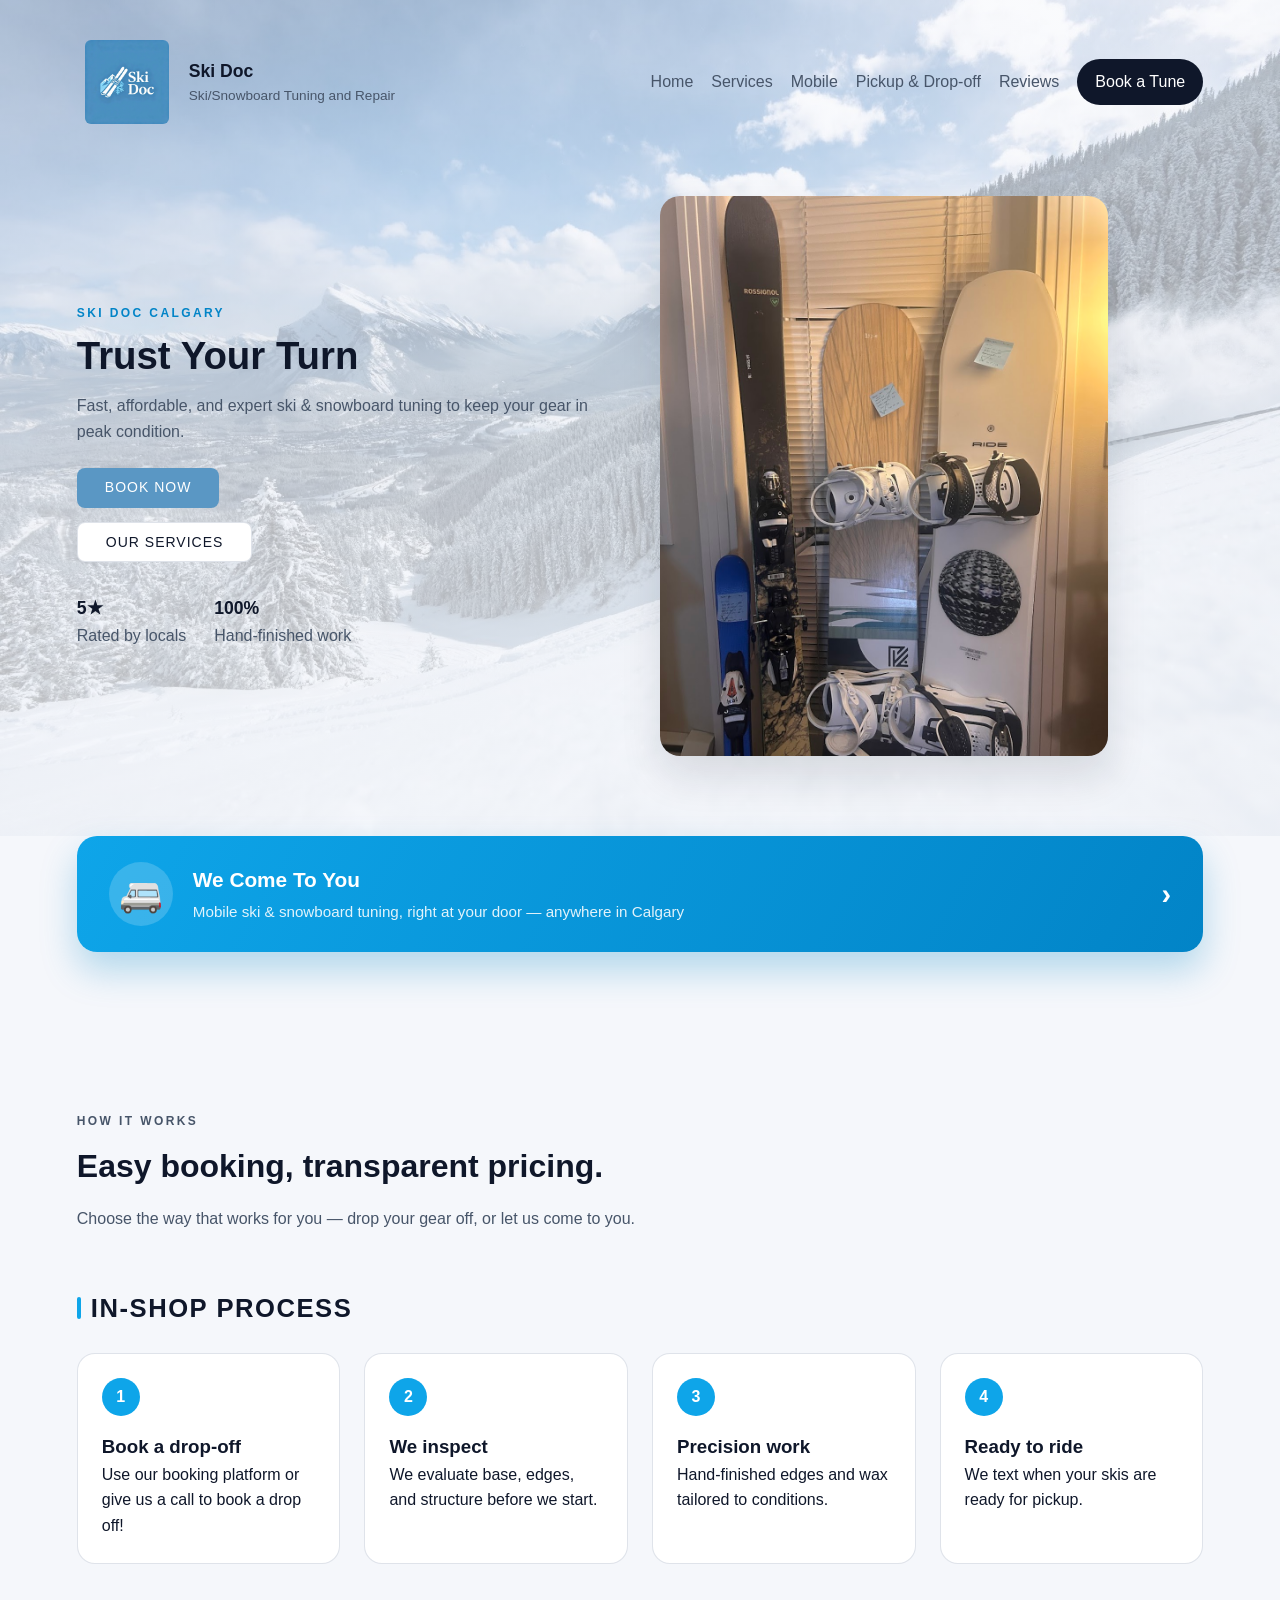
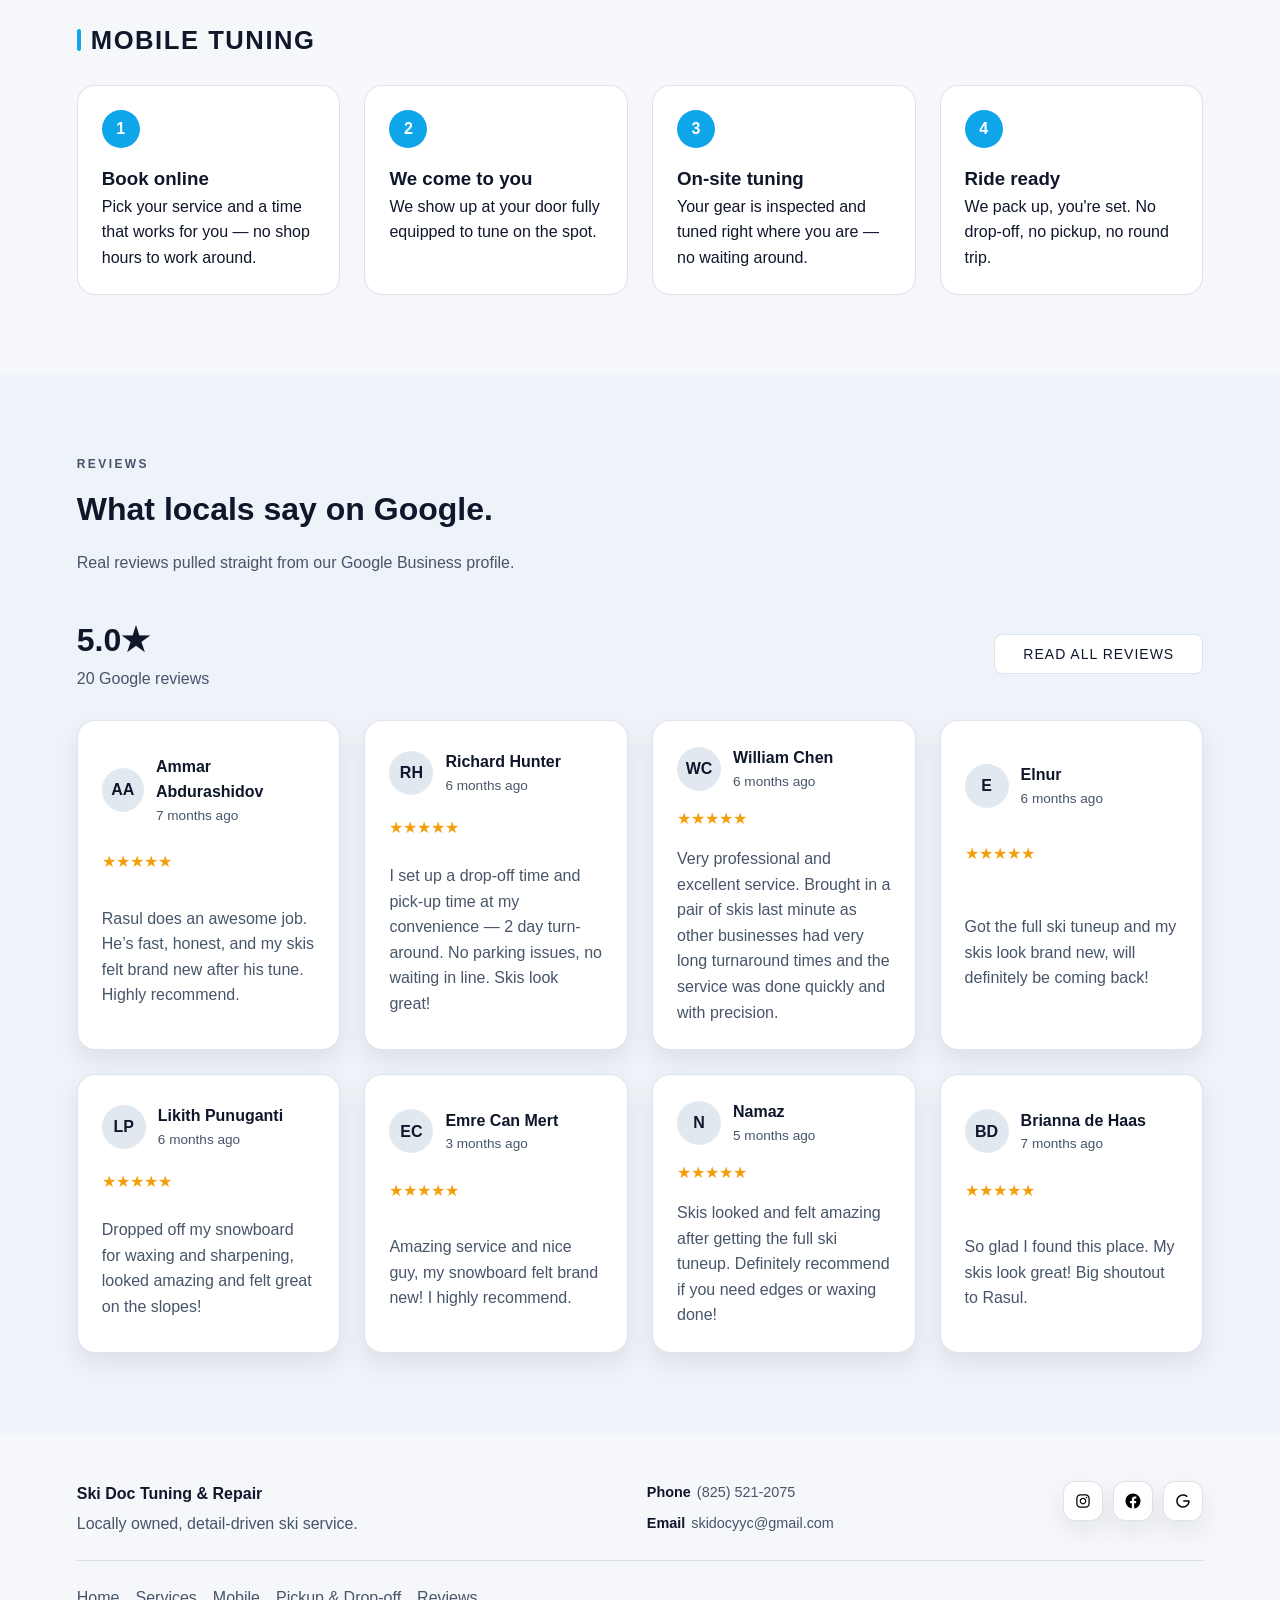
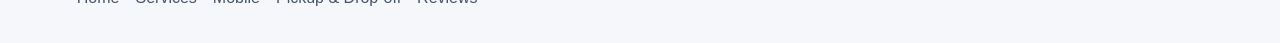
<file: index.html>
<!doctype html>
<html lang="en">

<head>
  <meta charset="UTF-8" />
  <meta name="viewport" content="width=device-width, initial-scale=1" />
  <title>Ski Doc Tuning & Repair</title>
  <meta name="description"
    content="Local ski tuning and repair. Fast turnarounds, hand wax, edge sharpening, base repairs, and seasonal maintenance packages." />
  <link rel="stylesheet" href="styles.css" />

</head>

<body>
  <header class="site-header has-bg-photo">
    <nav class="nav">
      <div class="brand">
        <img class="brand-mark" src="assets/skidoc_logo.png" alt="Ski Doc logo" />
        <div class="brand-text">
          <span class="brand-title">Ski Doc</span>
          <span class="brand-subtitle">Ski/Snowboard Tuning and Repair</span>
        </div>
      </div>
      <button class="menu-toggle" aria-expanded="false" aria-controls="nav-links">
        Menu
      </button>
      <div id="nav-links" class="nav-links">
        <a href="index.html">Home</a>
        <a href="services.html">Services</a>
        <a href="mobile.html">Mobile</a>
        <a href="pickup-dropoff.html">Pickup &amp; Drop-off</a>
        <a href="index.html#reviews">Reviews</a>
        <a class="nav-cta" href="https://skidocyyc.ca/book" target="_blank">Book a Tune</a>
      </div>
    </nav>
    <section class="hero">
      <div class="hero-content">
        <p class="eyebrow">Ski Doc Calgary</p>
        <h1>Trust Your Turn</h1>
        <p class="hero-subtitle">
          Fast, affordable, and expert ski &amp; snowboard tuning to keep your gear in peak condition.
        </p>
        <div class="hero-actions">
          <a class="btn primary" href="https://skidocyyc.ca/book" target="_blank">Book Now</a>
          <a href="services.html" class="btn ghost">Our Services</a>
        </div>
        <div class="hero-stats">
          <div>
            <strong>5★</strong>
            <span>Rated by locals</span>
          </div>
          <div>
            <strong>100%</strong>
            <span>Hand-finished work</span>
          </div>
        </div>
      </div>
      <div class="hero-visual">
        <img src="assets/gallery/hero-gear.jpg" alt="Freshly tuned skis and snowboards ready for pickup at Ski Doc" loading="eager" />
      </div>
    </section>
  </header>

  <div class="mobile-banner-wrap">
    <a class="hero-mobile-callout" href="mobile.html">
      <span class="hero-mobile-icon">🚐</span>
      <span class="hero-mobile-text">
        <strong>We Come To You</strong>
        <span>Mobile ski &amp; snowboard tuning, right at your door — anywhere in Calgary</span>
      </span>
      <span class="hero-mobile-arrow" aria-hidden="true">&rsaquo;</span>
    </a>
  </div>

  <div class="pickup-banner-wrap" style="display:none">
    <a class="hero-mobile-callout" href="https://skidocyyc.ca/book" target="_blank">
      <span class="hero-mobile-icon">🚚</span>
      <span class="hero-mobile-text">
        <strong>We'll Grab Your Gear</strong>
        <span>Pickup &amp; drop-off tuning — we swing by, tune it at the shop, and bring it right back</span>
      </span>
      <span class="hero-mobile-arrow" aria-hidden="true">&rsaquo;</span>
    </a>
  </div>

  <main>
    <section class="section">
      <div class="section-header">
        <p class="eyebrow">How It Works</p>
        <h2>Easy booking, transparent pricing.</h2>
        <p>Choose the way that works for you — drop your gear off, or let us come to you.</p>
      </div>

      <h3 class="process-label">In-Shop Process</h3>
      <div class="grid process-grid">
        <div class="step">
          <span>1</span>
          <h3>Book a drop-off</h3>
          <p>Use our booking platform or give us a call to book a drop off!</p>
        </div>
        <div class="step">
          <span>2</span>
          <h3>We inspect</h3>
          <p>We evaluate base, edges, and structure before we start.</p>
        </div>
        <div class="step">
          <span>3</span>
          <h3>Precision work</h3>
          <p>Hand-finished edges and wax tailored to conditions.</p>
        </div>
        <div class="step">
          <span>4</span>
          <h3>Ready to ride</h3>
          <p>We text when your skis are ready for pickup.</p>
        </div>
      </div>

      <div class="mobile-process-section">
        <h3 class="process-label">Mobile Tuning</h3>
        <div class="grid process-grid">
          <div class="step">
            <span>1</span>
            <h3>Book online</h3>
            <p>Pick your service and a time that works for you — no shop hours to work around.</p>
          </div>
          <div class="step">
            <span>2</span>
            <h3>We come to you</h3>
            <p>We show up at your door fully equipped to tune on the spot.</p>
          </div>
          <div class="step">
            <span>3</span>
            <h3>On-site tuning</h3>
            <p>Your gear is inspected and tuned right where you are — no waiting around.</p>
          </div>
          <div class="step">
            <span>4</span>
            <h3>Ride ready</h3>
            <p>We pack up, you're set. No drop-off, no pickup, no round trip.</p>
          </div>
        </div>
      </div>
    </section>

    <section id="reviews" class="section muted">
      <div class="section-header">
        <p class="eyebrow">Reviews</p>
        <h2>What locals say on Google.</h2>
        <p>Real reviews pulled straight from our Google Business profile.</p>
      </div>
      <div class="reviews-summary">
        <div>
          <strong id="reviews-rating">—</strong>
          <span id="reviews-count">Loading Google reviews…</span>
        </div>
        <a class="btn ghost" target="_blank" rel="noopener" href="https://share.google/8NXoNFJEvtv5HkDMf">
          Read all reviews
        </a>
      </div>
      <div id="reviews-grid" class="grid testimonial-grid" aria-live="polite">
        <div class="review-loading card">
          <p>Loading reviews…</p>
        </div>
      </div>
    </section>
  </main>

  <footer class="site-footer">
    <div class="footer-top">
      <div class="footer-brand">
        <strong>Ski Doc Tuning & Repair</strong>
        <p>Locally owned, detail-driven ski service.</p>
      </div>
      <div class="footer-contact">
        <div><strong>Phone</strong><span>(825) 521-2075</span></div>
        <div><strong>Email</strong><span><a href="mailto:skidocyyc@gmail.com">skidocyyc@gmail.com</a></span></div>
      </div>
      <div class="footer-socials">
        <a class="social-link" href="https://www.instagram.com/skidocyyc" target="_blank" rel="noopener" aria-label="Instagram">
          <img src="assets/instagram.svg" alt="Instagram" />
        </a>
        <a class="social-link" href="https://www.facebook.com/profile.php?id=61582680415253" target="_blank" rel="noopener" aria-label="Facebook">
          <img src="assets/facebook.svg" alt="Facebook" />
        </a>
        <a class="social-link" href="https://share.google/zg5XRvdmsyLY3mBix" target="_blank" rel="noopener" aria-label="Google">
          <img src="assets/google.svg" alt="Google" />
        </a>
      </div>
    </div>
    <div class="footer-links">
      <a href="index.html">Home</a>
      <a href="services.html">Services</a>
      <a href="mobile.html">Mobile</a>
      <a href="pickup-dropoff.html">Pickup &amp; Drop-off</a>
      <a href="index.html#reviews">Reviews</a>
    </div>
  </footer>

  <script src="script.js"></script>
</body>
</html>
</file>
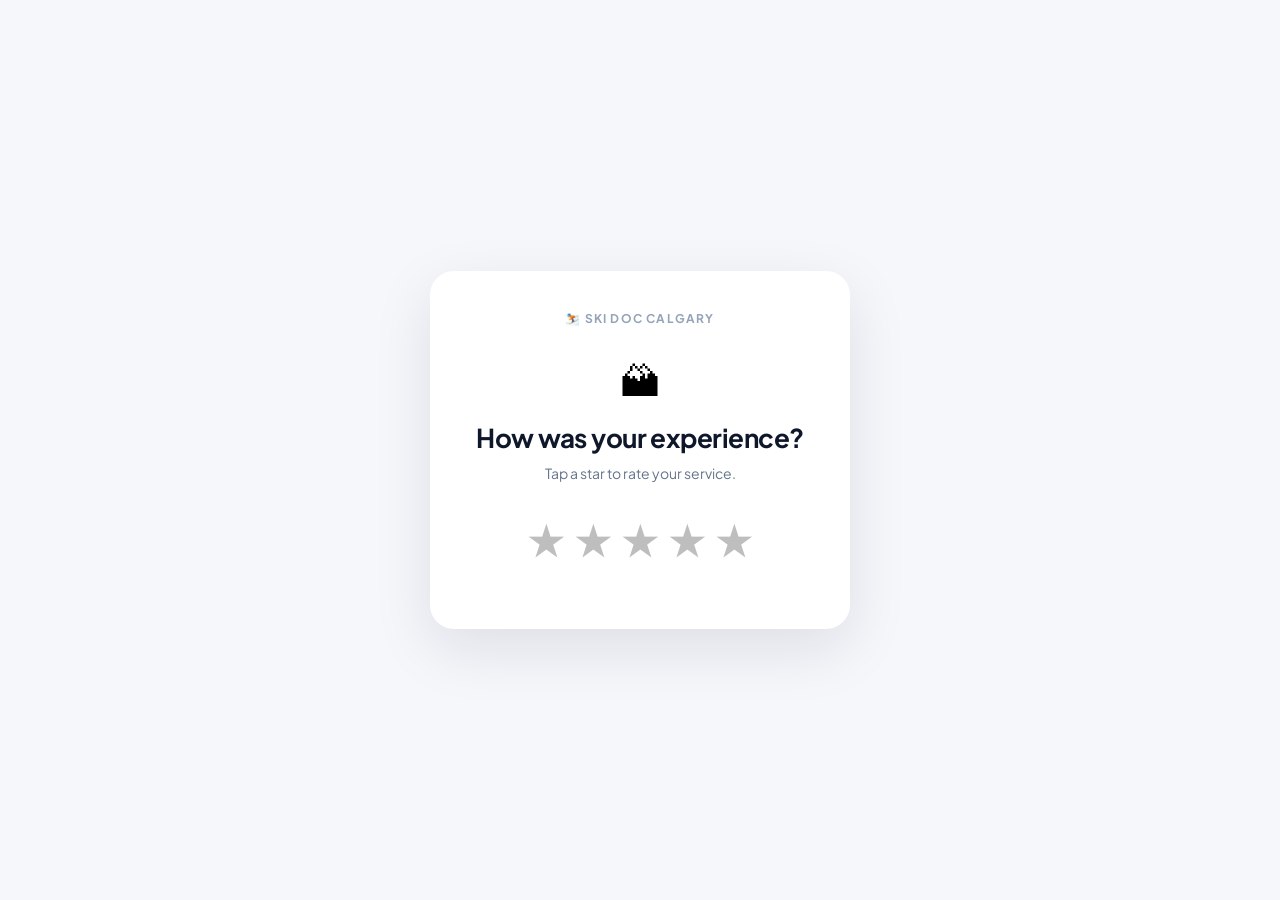
<file: survey/index.html>
<!DOCTYPE html>
<html lang="en">
<head>
<meta charset="UTF-8"/>
<meta name="viewport" content="width=device-width, initial-scale=1.0"/>
<title>How was your experience? — Ski Doc Calgary</title>
<link href="https://fonts.googleapis.com/css2?family=Plus+Jakarta+Sans:wght@400;500;600;700&display=swap" rel="stylesheet"/>
<style>
*,*::before,*::after{box-sizing:border-box;margin:0;padding:0}
body{background:#f5f7fb;font-family:'Plus Jakarta Sans',sans-serif;min-height:100vh;display:flex;align-items:center;justify-content:center;padding:24px}
.card{background:#fff;border-radius:24px;padding:40px 36px;max-width:420px;width:100%;box-shadow:0 20px 60px rgba(15,23,42,0.1);text-align:center}
.logo{font-size:12px;font-weight:700;letter-spacing:0.1em;text-transform:uppercase;color:#94a3b8;margin-bottom:28px}
.icon{font-size:40px;margin-bottom:16px}
.title{font-size:26px;font-weight:700;color:#0f172a;letter-spacing:-0.02em;margin-bottom:8px}
.sub{font-size:14px;color:#64748b;line-height:1.7;margin-bottom:32px}
.stars{display:flex;justify-content:center;gap:8px;margin-bottom:28px}
.star{font-size:44px;cursor:pointer;transition:transform 0.1s;filter:grayscale(1);opacity:0.25;line-height:1;user-select:none}
.star:hover,.star.active{filter:grayscale(0);opacity:1;transform:scale(1.15)}
.feedback-wrap{margin-bottom:20px;text-align:left;animation:up 0.2s ease both}
@keyframes up{from{opacity:0;transform:translateY(8px)}to{opacity:1;transform:translateY(0)}}
.feedback-wrap label{font-size:11px;font-weight:700;letter-spacing:0.08em;text-transform:uppercase;color:#64748b;display:block;margin-bottom:8px}
textarea{width:100%;border:1.5px solid rgba(148,163,184,0.4);border-radius:12px;padding:12px 14px;font-family:'Plus Jakarta Sans',sans-serif;font-size:14px;color:#0f172a;resize:none;min-height:100px;outline:none;transition:border-color 0.13s}
textarea:focus{border-color:#0ea5e9;box-shadow:0 0 0 3px rgba(14,165,233,0.1)}
.btn{width:100%;background:#0f172a;color:#fff;border:none;border-radius:999px;padding:14px;font-family:'Plus Jakarta Sans',sans-serif;font-size:14px;font-weight:700;cursor:pointer;transition:all 0.15s;text-transform:uppercase;letter-spacing:0.05em}
.btn:hover:not(:disabled){background:#0ea5e9;transform:translateY(-1px);box-shadow:0 6px 20px rgba(14,165,233,0.25)}
.btn:disabled{opacity:0.4;cursor:default;transform:none}
.done-icon{font-size:52px;margin-bottom:16px}
.done-title{font-size:24px;font-weight:700;color:#0f172a;margin-bottom:8px}
.done-sub{font-size:14px;color:#64748b;line-height:1.7}
</style>
</head>
<body>
<div class="card" id="card">
  <div class="logo">⛷️ Ski Doc Calgary</div>
  <div class="icon">🏔</div>
  <div class="title">How was your experience?</div>
  <p class="sub">Tap a star to rate your service.</p>
  <div class="stars" id="stars">
    <span class="star" data-v="1">★</span>
    <span class="star" data-v="2">★</span>
    <span class="star" data-v="3">★</span>
    <span class="star" data-v="4">★</span>
    <span class="star" data-v="5">★</span>
  </div>
  <div class="feedback-wrap" id="feedback-wrap" style="display:none">
    <label>What could we do better?</label>
    <textarea id="feedback-txt" placeholder="Tell us what happened..."></textarea>
    <br/><br/>
    <button class="btn" id="submit-btn" onclick="submitLow()">Send Feedback</button>
  </div>
</div>

<script>
const API = "https://feedbackflow-production-c92f.up.railway.app";
const GOOGLE = "https://g.page/r/CbgyguKR2ha2EAE/review";
const token = new URLSearchParams(window.location.search).get("token");
let rating = 0;

document.querySelectorAll(".star").forEach(function(star) {
  star.addEventListener("mouseenter", function() {
    var v = parseInt(this.getAttribute("data-v"));
    document.querySelectorAll(".star").forEach(function(s) {
      var sv = parseInt(s.getAttribute("data-v"));
      s.style.filter = sv <= v ? "grayscale(0)" : "grayscale(1)";
      s.style.opacity = sv <= v ? "1" : "0.25";
    });
  });
  star.addEventListener("mouseleave", function() {
    document.querySelectorAll(".star").forEach(function(s) {
      var active = s.classList.contains("active");
      s.style.filter = active ? "grayscale(0)" : "grayscale(1)";
      s.style.opacity = active ? "1" : "0.25";
    });
  });
  star.addEventListener("click", function() {
    rating = parseInt(this.getAttribute("data-v"));
    document.querySelectorAll(".star").forEach(function(s) {
      s.classList.toggle("active", parseInt(s.getAttribute("data-v")) <= rating);
    });
    if (rating >= 4) {
      // Immediately send to Google
      fetch(API + "/api/submit-feedback", {
        method: "POST",
        headers: { "Content-Type": "application/json" },
        body: JSON.stringify({ token: token, rating: rating, feedback: null })
      });
      window.location.href = GOOGLE;
    } else {
      document.getElementById("feedback-wrap").style.display = "block";
    }
  });
});

async function submitLow() {
  var btn = document.getElementById("submit-btn");
  var feedback = document.getElementById("feedback-txt").value.trim();
  btn.disabled = true;
  btn.textContent = "Sending...";
  try {
    await fetch(API + "/api/submit-feedback", {
      method: "POST",
      headers: { "Content-Type": "application/json" },
      body: JSON.stringify({ token: token, rating: rating, feedback: feedback })
    });
    document.getElementById("card").innerHTML =
      '<div class="logo">⛷️ Ski Doc Calgary</div>' +
      '<div class="done-icon">🙏</div>' +
      '<div class="done-title">Thank you</div>' +
      '<p class="done-sub">We appreciate you letting us know. We\'ll use this to do better next time.</p>';
  } catch(e) {
    btn.disabled = false;
    btn.textContent = "Try Again";
  }
}
</script>
</body>
</html>
</file>
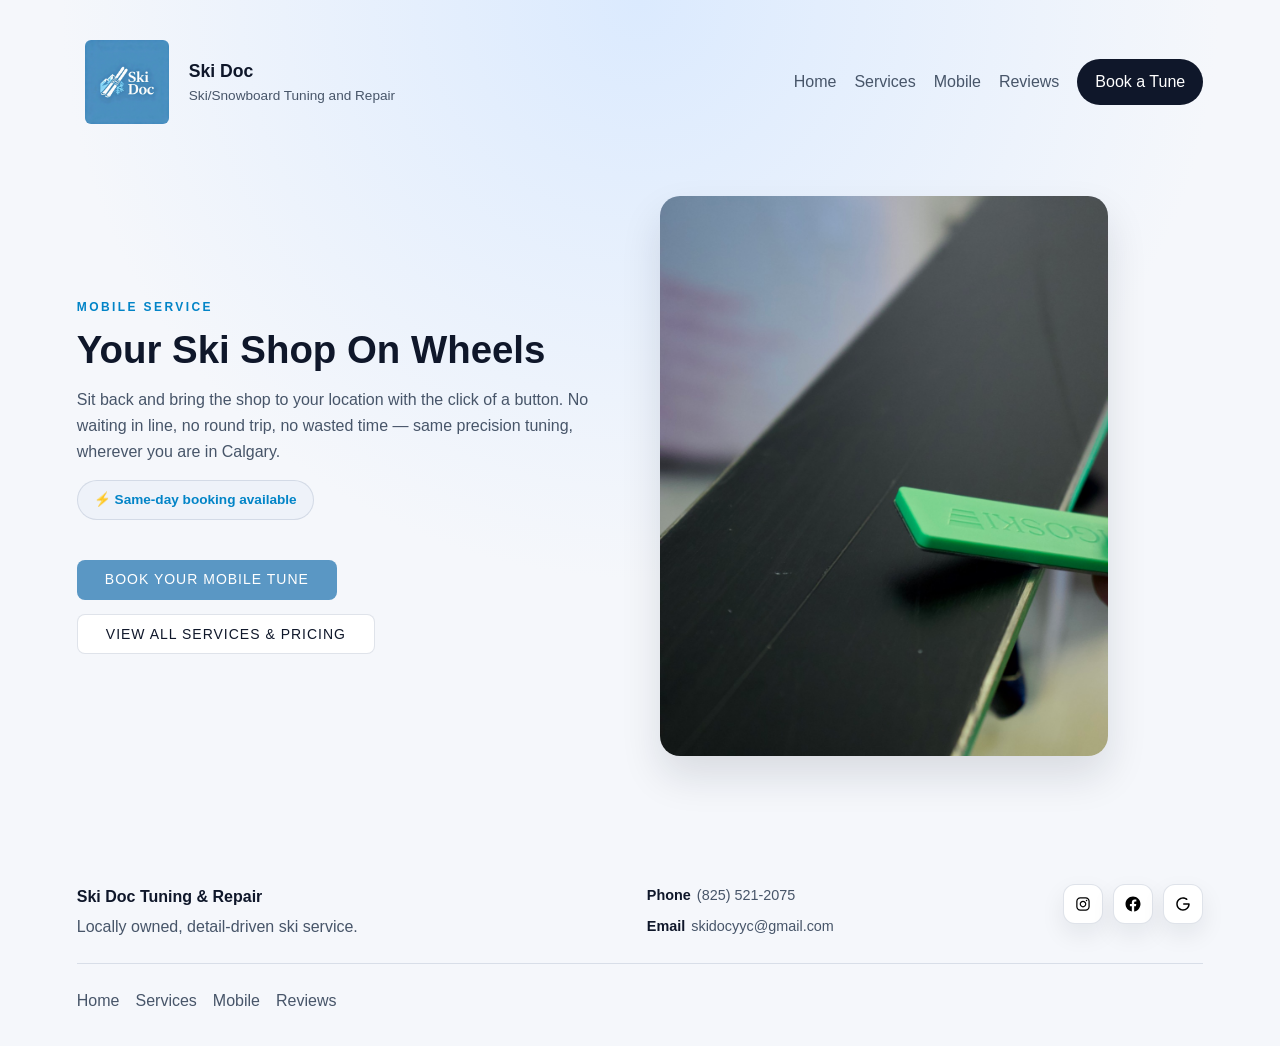
<file: mobile.html>
<!doctype html>
<html lang="en">

<head>
  <meta charset="UTF-8" />
  <meta name="viewport" content="width=device-width, initial-scale=1" />
  <title>Mobile Ski & Snowboard Tuning — Ski Doc Calgary</title>
  <meta name="description"
    content="Ski Shop on Wheels — Ski Doc brings full-service ski and snowboard tuning straight to your door, anywhere in Calgary. Same-day booking available." />
  <link rel="stylesheet" href="styles.css" />
</head>

<body>
  <header class="site-header">
    <nav class="nav">
      <div class="brand">
        <img class="brand-mark" src="assets/skidoc_logo.png" alt="Ski Doc logo" />
        <div class="brand-text">
          <span class="brand-title">Ski Doc</span>
          <span class="brand-subtitle">Ski/Snowboard Tuning and Repair</span>
        </div>
      </div>
      <button class="menu-toggle" aria-expanded="false" aria-controls="nav-links">
        Menu
      </button>
      <div id="nav-links" class="nav-links">
        <a href="index.html">Home</a>
        <a href="services.html">Services</a>
        <a href="mobile.html">Mobile</a>
        <a href="index.html#reviews">Reviews</a>
        <a class="nav-cta" href="https://skidocyyc.ca/book" target="_blank">Book a Tune</a>
      </div>
    </nav>
    <section class="hero">
      <div class="hero-content">
        <p class="eyebrow">Mobile Service</p>
        <h1>Your Ski Shop On Wheels</h1>
        <p class="hero-subtitle">
          Sit back and bring the shop to your location with the click of a button. No waiting in line, no round trip,
          no wasted time — same precision tuning, wherever you are in Calgary.
        </p>
        <span class="badge-inline">⚡ Same-day booking available</span>
        <div class="hero-actions">
          <a class="btn primary" href="https://skidocyyc.ca/book" target="_blank">Book Your Mobile Tune</a>
          <a class="btn ghost" href="services.html?view=mobile#services">View All Services &amp; Pricing</a>
        </div>
      </div>
      <div class="hero-visual">
        <img src="assets/gallery/edge-tool-closeup.jpg" alt="Ceramic disc edge sharpening, done wherever you are" loading="eager" />
      </div>
    </section>
  </header>

  <footer class="site-footer">
    <div class="footer-top">
      <div class="footer-brand">
        <strong>Ski Doc Tuning & Repair</strong>
        <p>Locally owned, detail-driven ski service.</p>
      </div>
      <div class="footer-contact">
        <div><strong>Phone</strong><span>(825) 521-2075</span></div>
        <div><strong>Email</strong><span><a href="mailto:skidocyyc@gmail.com">skidocyyc@gmail.com</a></span></div>
      </div>
      <div class="footer-socials">
        <a class="social-link" href="https://www.instagram.com/skidocyyc" target="_blank" rel="noopener" aria-label="Instagram">
          <img src="assets/instagram.svg" alt="Instagram" />
        </a>
        <a class="social-link" href="https://www.facebook.com/profile.php?id=61582680415253" target="_blank" rel="noopener" aria-label="Facebook">
          <img src="assets/facebook.svg" alt="Facebook" />
        </a>
        <a class="social-link" href="https://share.google/zg5XRvdmsyLY3mBix" target="_blank" rel="noopener" aria-label="Google">
          <img src="assets/google.svg" alt="Google" />
        </a>
      </div>
    </div>
    <div class="footer-links">
      <a href="index.html">Home</a>
      <a href="services.html">Services</a>
      <a href="mobile.html">Mobile</a>
      <a href="index.html#reviews">Reviews</a>
    </div>
  </footer>

  <script src="script.js"></script>
</body>
</html>
</file>
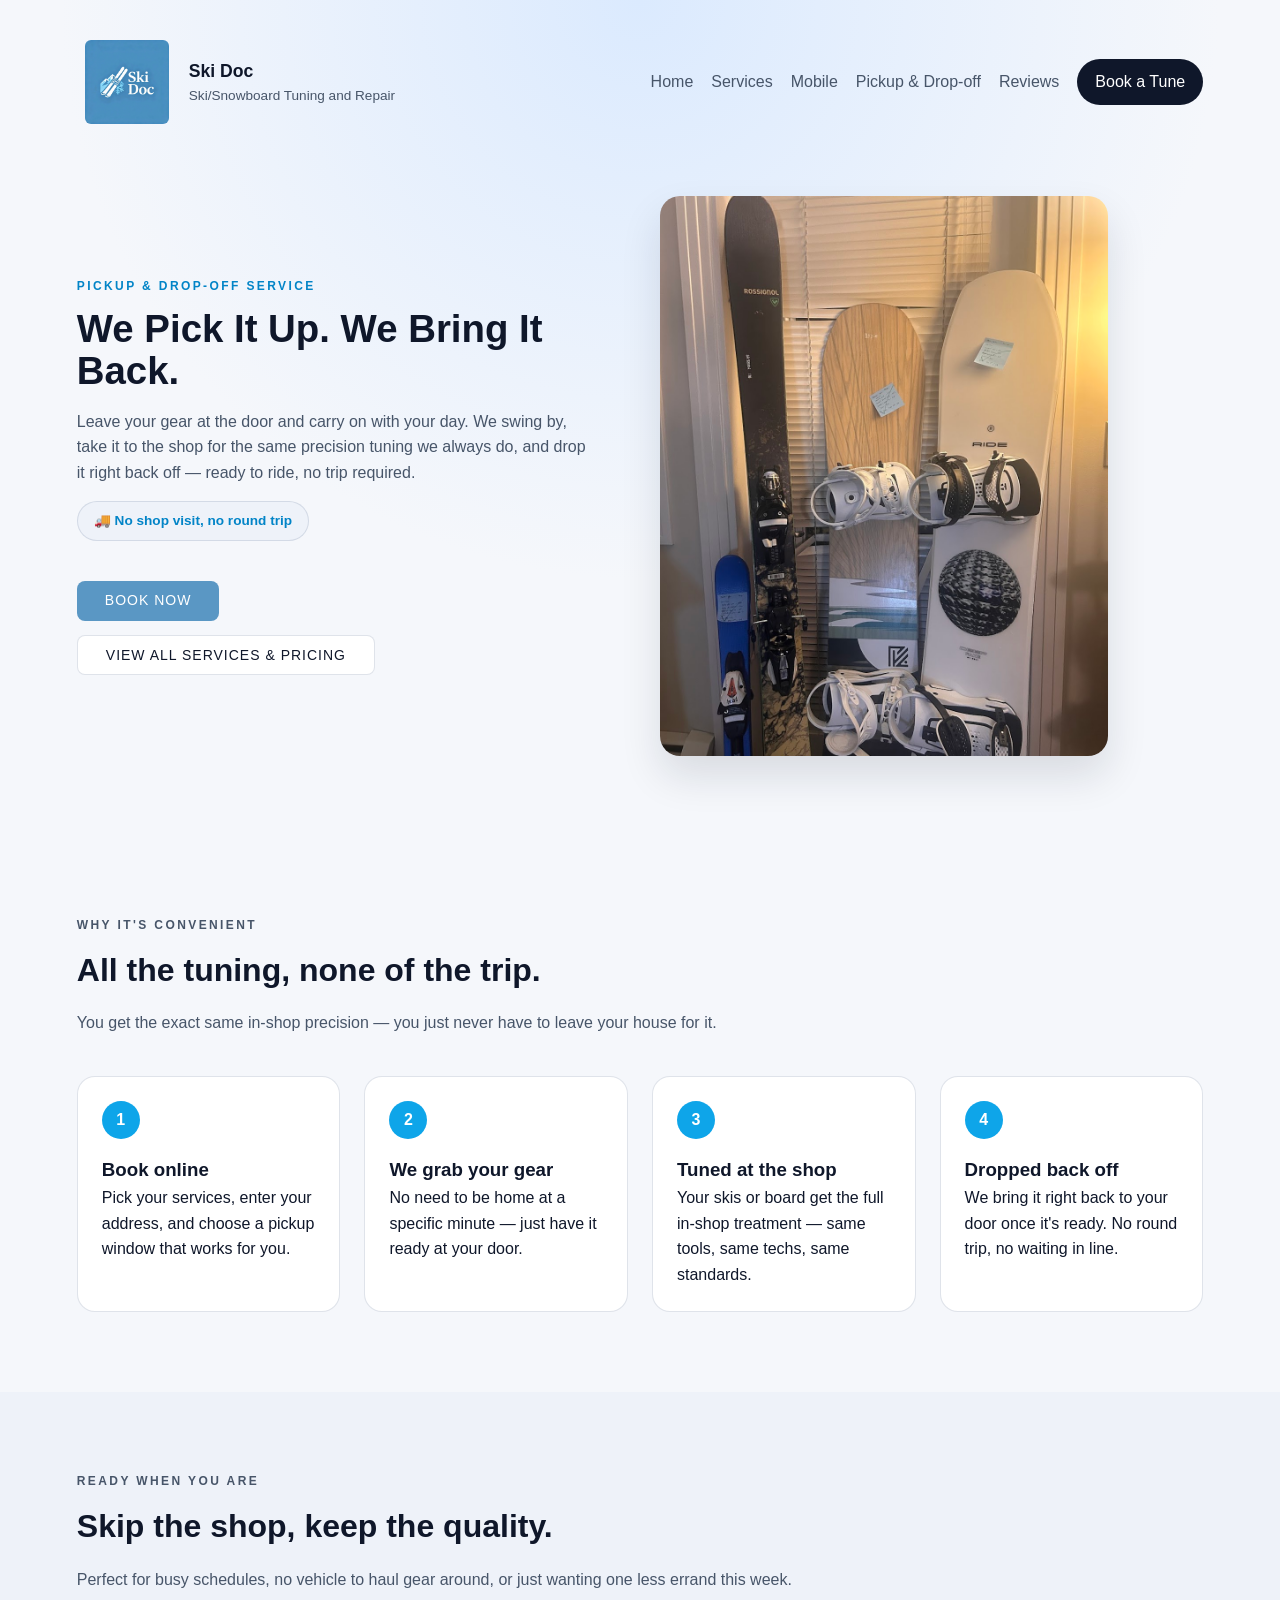
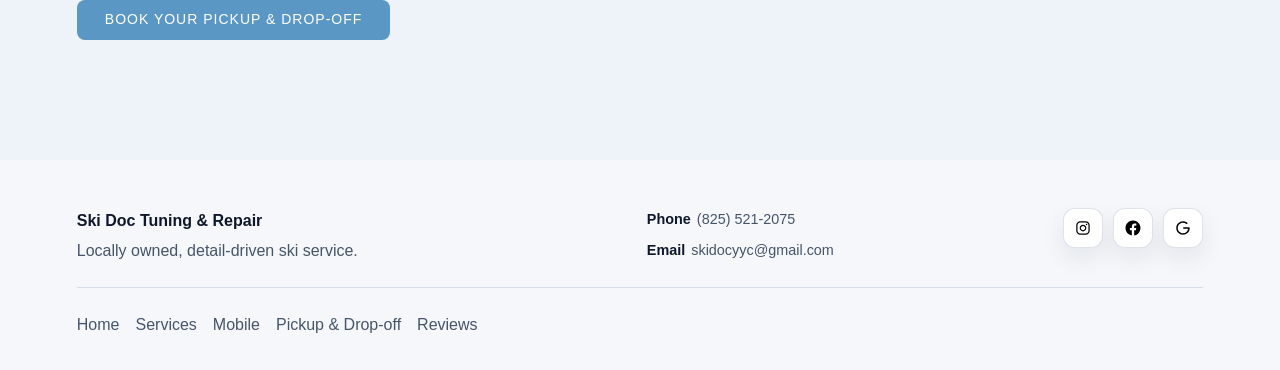
<file: pickup-dropoff.html>
<!doctype html>
<html lang="en">

<head>
  <meta charset="UTF-8" />
  <meta name="viewport" content="width=device-width, initial-scale=1" />
  <title>Pickup & Drop-off Tuning — Ski Doc Calgary</title>
  <meta name="description"
    content="Ski Doc's pickup & drop-off service — we grab your gear from your door, tune it at the shop, and bring it right back. No shop visit, no round trip." />
  <link rel="stylesheet" href="styles.css" />
</head>

<body>
  <header class="site-header">
    <nav class="nav">
      <div class="brand">
        <img class="brand-mark" src="assets/skidoc_logo.png" alt="Ski Doc logo" />
        <div class="brand-text">
          <span class="brand-title">Ski Doc</span>
          <span class="brand-subtitle">Ski/Snowboard Tuning and Repair</span>
        </div>
      </div>
      <button class="menu-toggle" aria-expanded="false" aria-controls="nav-links">
        Menu
      </button>
      <div id="nav-links" class="nav-links">
        <a href="index.html">Home</a>
        <a href="services.html">Services</a>
        <a href="mobile.html">Mobile</a>
        <a href="pickup-dropoff.html">Pickup &amp; Drop-off</a>
        <a href="index.html#reviews">Reviews</a>
        <a class="nav-cta" href="https://skidocyyc.ca/book" target="_blank">Book a Tune</a>
      </div>
    </nav>
    <section class="hero">
      <div class="hero-content">
        <p class="eyebrow">Pickup &amp; Drop-off Service</p>
        <h1>We Pick It Up. We Bring It Back.</h1>
        <p class="hero-subtitle">
          Leave your gear at the door and carry on with your day. We swing by, take it to the shop for the same
          precision tuning we always do, and drop it right back off — ready to ride, no trip required.
        </p>
        <span class="badge-inline">🚚 No shop visit, no round trip</span>
        <div class="hero-actions">
          <a class="btn primary" href="https://skidocyyc.ca/book" target="_blank">Book Now</a>
          <a class="btn ghost" href="services.html">View All Services &amp; Pricing</a>
        </div>
      </div>
      <div class="hero-visual">
        <img src="assets/gallery/hero-gear.jpg" alt="Freshly tuned skis and snowboard, ready for drop-off" loading="eager" />
      </div>
    </section>
  </header>

  <main>
    <section class="section">
      <div class="section-header">
        <p class="eyebrow">Why It's Convenient</p>
        <h2>All the tuning, none of the trip.</h2>
        <p>You get the exact same in-shop precision — you just never have to leave your house for it.</p>
      </div>
      <div class="grid process-grid">
        <div class="step">
          <span>1</span>
          <h3>Book online</h3>
          <p>Pick your services, enter your address, and choose a pickup window that works for you.</p>
        </div>
        <div class="step">
          <span>2</span>
          <h3>We grab your gear</h3>
          <p>No need to be home at a specific minute — just have it ready at your door.</p>
        </div>
        <div class="step">
          <span>3</span>
          <h3>Tuned at the shop</h3>
          <p>Your skis or board get the full in-shop treatment — same tools, same techs, same standards.</p>
        </div>
        <div class="step">
          <span>4</span>
          <h3>Dropped back off</h3>
          <p>We bring it right back to your door once it's ready. No round trip, no waiting in line.</p>
        </div>
      </div>
    </section>

    <section class="section muted">
      <div class="section-header">
        <p class="eyebrow">Ready When You Are</p>
        <h2>Skip the shop, keep the quality.</h2>
        <p>Perfect for busy schedules, no vehicle to haul gear around, or just wanting one less errand this week.</p>
        <div class="hero-actions" style="justify-content:center;margin-top:8px">
          <a class="btn primary" href="https://skidocyyc.ca/book" target="_blank">Book Your Pickup &amp; Drop-off</a>
        </div>
      </div>
    </section>
  </main>

  <footer class="site-footer">
    <div class="footer-top">
      <div class="footer-brand">
        <strong>Ski Doc Tuning & Repair</strong>
        <p>Locally owned, detail-driven ski service.</p>
      </div>
      <div class="footer-contact">
        <div><strong>Phone</strong><span>(825) 521-2075</span></div>
        <div><strong>Email</strong><span><a href="mailto:skidocyyc@gmail.com">skidocyyc@gmail.com</a></span></div>
      </div>
      <div class="footer-socials">
        <a class="social-link" href="https://www.instagram.com/skidocyyc" target="_blank" rel="noopener" aria-label="Instagram">
          <img src="assets/instagram.svg" alt="Instagram" />
        </a>
        <a class="social-link" href="https://www.facebook.com/profile.php?id=61582680415253" target="_blank" rel="noopener" aria-label="Facebook">
          <img src="assets/facebook.svg" alt="Facebook" />
        </a>
        <a class="social-link" href="https://share.google/zg5XRvdmsyLY3mBix" target="_blank" rel="noopener" aria-label="Google">
          <img src="assets/google.svg" alt="Google" />
        </a>
      </div>
    </div>
    <div class="footer-links">
      <a href="index.html">Home</a>
      <a href="services.html">Services</a>
      <a href="mobile.html">Mobile</a>
      <a href="pickup-dropoff.html">Pickup &amp; Drop-off</a>
      <a href="index.html#reviews">Reviews</a>
    </div>
  </footer>

  <script src="script.js"></script>
</body>
</html>
</file>
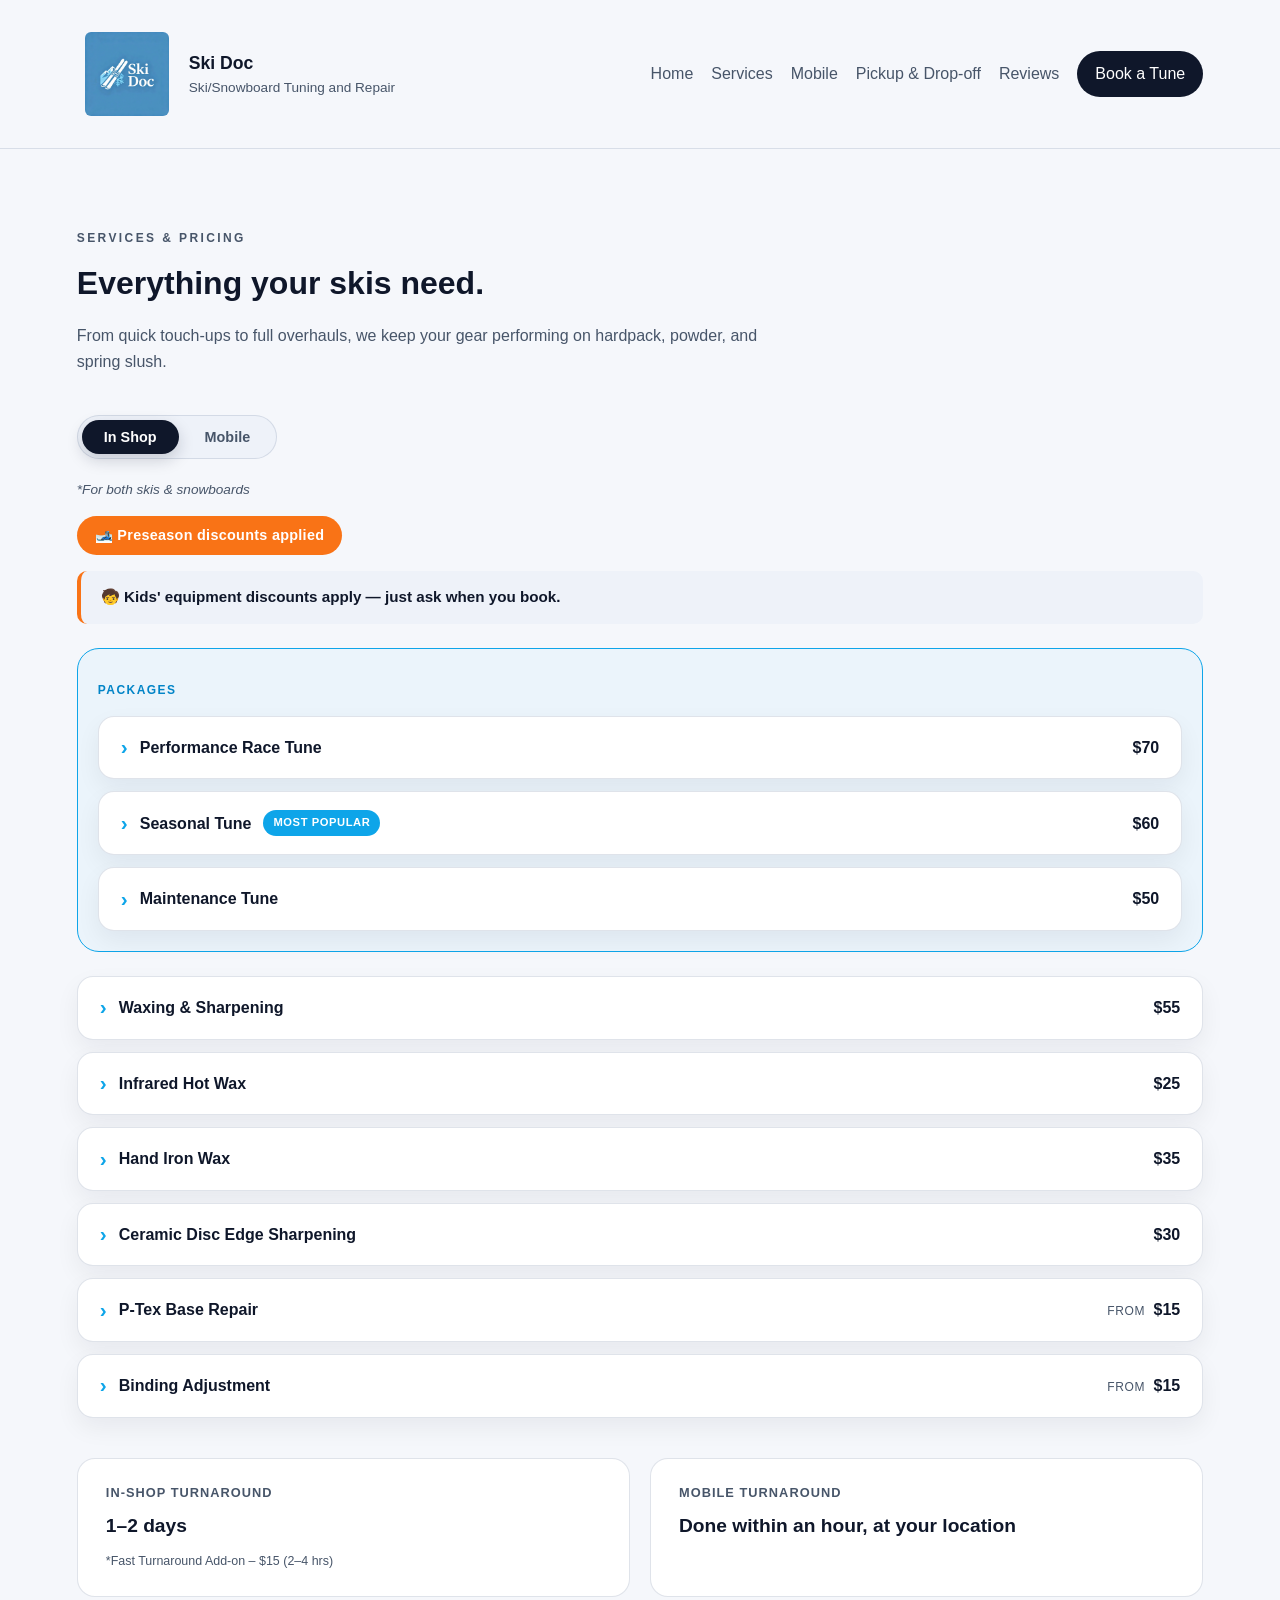
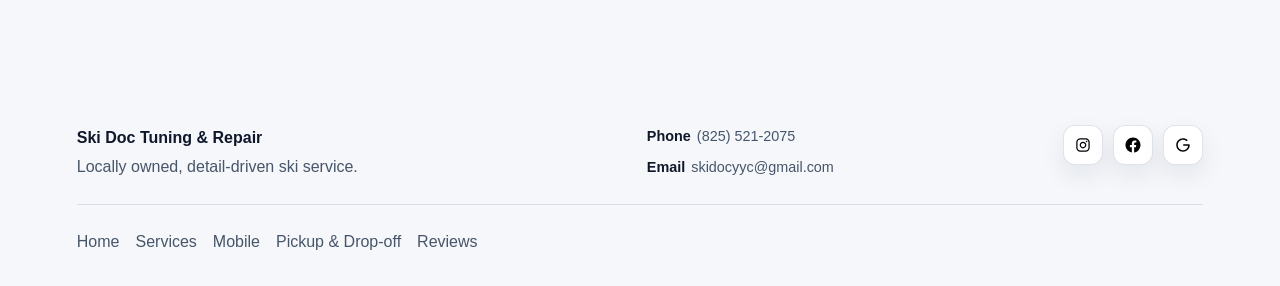
<file: services.html>
<!doctype html>
<html lang="en">

<head>
  <meta charset="UTF-8" />
  <meta name="viewport" content="width=device-width, initial-scale=1" />
  <title>Services & Pricing — Ski Doc Calgary</title>
  <meta name="description"
    content="Ski and snowboard tuning services and pricing at Ski Doc Calgary — in-shop and mobile. Edge sharpening, waxing, base repairs, and more." />
  <link rel="stylesheet" href="styles.css" />
</head>

<body>
  <header class="site-header-plain">
    <nav class="nav">
      <div class="brand">
        <img class="brand-mark" src="assets/skidoc_logo.png" alt="Ski Doc logo" />
        <div class="brand-text">
          <span class="brand-title">Ski Doc</span>
          <span class="brand-subtitle">Ski/Snowboard Tuning and Repair</span>
        </div>
      </div>
      <button class="menu-toggle" aria-expanded="false" aria-controls="nav-links">
        Menu
      </button>
      <div id="nav-links" class="nav-links">
        <a href="index.html">Home</a>
        <a href="services.html">Services</a>
        <a href="mobile.html">Mobile</a>
        <a href="pickup-dropoff.html">Pickup &amp; Drop-off</a>
        <a href="index.html#reviews">Reviews</a>
        <a class="nav-cta" href="https://skidocyyc.ca/book" target="_blank">Book a Tune</a>
      </div>
    </nav>
  </header>

  <main>
    <section id="services" class="section">
      <div class="section-header">
        <p class="eyebrow">Services &amp; Pricing</p>
        <h2>Everything your skis need.</h2>
        <p>
          From quick touch-ups to full overhauls, we keep your gear performing
          on hardpack, powder, and spring slush.
        </p>
      </div>

      <div class="services-toggle" role="tablist" aria-label="Service location">
        <button type="button" class="toggle-btn active" data-mode="inshop" role="tab" aria-selected="true">In Shop</button>
        <button type="button" class="toggle-btn" data-mode="mobile" role="tab" aria-selected="false">Mobile</button>
      </div>

      <p class="services-note">*For both skis &amp; snowboards</p>

      <div class="preseason-badge">🎿 Preseason discounts applied</div>

      <p class="kids-discount-banner">🧒 Kids' equipment discounts apply — just ask when you book.</p>

      <div class="services-package">
        <p class="services-package-label">Packages</p>
        <div class="services-table">
          <div class="service-row">
            <button class="service-row-toggle" aria-expanded="false">
              <span class="service-row-main">
                <span class="service-chevron" aria-hidden="true">&rsaquo;</span>
                <span class="service-name">Performance Race Tune</span>
              </span>
              <span class="service-price" data-price="70" data-from="false" data-mobile-price="85">$70</span>
            </button>
            <div class="service-desc">
              <div class="service-desc-inner">
                <ul>
                  <li>Full ceramic disc edge sharpening, finished to an extra-fine edge</li>
                  <li>Hand-ironed race wax to maximize speed</li>
                  <li>Base and side edges set to the perfect angle</li>
                  <li>Burrs and imperfections corrected for a true race-day finish</li>
                </ul>
              </div>
            </div>
          </div>
          <div class="service-row">
            <button class="service-row-toggle" aria-expanded="false">
              <span class="service-row-main">
                <span class="service-chevron" aria-hidden="true">&rsaquo;</span>
                <span class="service-name">Seasonal Tune</span>
                <span class="service-badge">Most Popular</span>
              </span>
              <span class="service-price" data-price="60" data-from="false">$60</span>
            </button>
            <div class="service-desc">
              <div class="service-desc-inner">
                <ul>
                  <li>Ceramic disc edge sharpening</li>
                  <li>Hand-ironed wax</li>
                  <li>Base edge inspection and touch up</li>
                  <li>Minor base repairs included</li>
                </ul>
              </div>
            </div>
          </div>
          <div class="service-row">
            <button class="service-row-toggle" aria-expanded="false">
              <span class="service-row-main">
                <span class="service-chevron" aria-hidden="true">&rsaquo;</span>
                <span class="service-name">Maintenance Tune</span>
              </span>
              <span class="service-price" data-price="50" data-from="false">$50</span>
            </button>
            <div class="service-desc">
              <div class="service-desc-inner">
                <p>Ceramic disc edge sharpening, an infrared hot wax, and minor base repairs — everything your gear needs to stay sharp and gliding all season.</p>
              </div>
            </div>
          </div>
        </div>
      </div>

      <div class="services-table">
        <div class="service-row">
          <button class="service-row-toggle" aria-expanded="false">
            <span class="service-row-main">
              <span class="service-chevron" aria-hidden="true">&rsaquo;</span>
              <span class="service-name">Waxing &amp; Sharpening</span>
            </span>
            <span class="service-price" data-price="55" data-from="false">$55</span>
          </button>
          <div class="service-desc">
            <div class="service-desc-inner">
              <p>Infrared hot base wax and ceramic disc edge sharpening to keep your gear in shape.</p>
            </div>
          </div>
        </div>
        <div class="service-row">
          <button class="service-row-toggle" aria-expanded="false">
            <span class="service-row-main">
              <span class="service-chevron" aria-hidden="true">&rsaquo;</span>
              <span class="service-name">Infrared Hot Wax</span>
            </span>
            <span class="service-price" data-price="25" data-from="false">$25</span>
          </button>
          <div class="service-desc">
            <div class="service-desc-inner">
              <p>A simple maintenance wax to keep your gear smooth and gliding.</p>
            </div>
          </div>
        </div>
        <div class="service-row">
          <button class="service-row-toggle" aria-expanded="false">
            <span class="service-row-main">
              <span class="service-chevron" aria-hidden="true">&rsaquo;</span>
              <span class="service-name">Hand Iron Wax</span>
            </span>
            <span class="service-price" data-price="35" data-from="false">$35</span>
          </button>
          <div class="service-desc">
            <div class="service-desc-inner">
              <p>Full hand waxing, ironed and melted into the base for the best possible finish.</p>
            </div>
          </div>
        </div>
        <div class="service-row">
          <button class="service-row-toggle" aria-expanded="false">
            <span class="service-row-main">
              <span class="service-chevron" aria-hidden="true">&rsaquo;</span>
              <span class="service-name">Ceramic Disc Edge Sharpening</span>
            </span>
            <span class="service-price" data-price="30" data-from="false">$30</span>
          </button>
          <div class="service-desc">
            <div class="service-desc-inner">
              <p>Done with a spinning ceramic disc to keep your edges clean, sharp, and in the best condition.</p>
            </div>
          </div>
        </div>
        <div class="service-row">
          <button class="service-row-toggle" aria-expanded="false">
            <span class="service-row-main">
              <span class="service-chevron" aria-hidden="true">&rsaquo;</span>
              <span class="service-name">P-Tex Base Repair</span>
            </span>
            <span class="service-price" data-price="15" data-from="true"><span class="service-from">from</span> $15</span>
          </button>
          <div class="service-desc">
            <div class="service-desc-inner">
              <p>Repairs base damage and core shots to protect your gear and extend its life.</p>
            </div>
          </div>
        </div>
        <div class="service-row">
          <button class="service-row-toggle" aria-expanded="false">
            <span class="service-row-main">
              <span class="service-chevron" aria-hidden="true">&rsaquo;</span>
              <span class="service-name">Binding Adjustment</span>
            </span>
            <span class="service-price" data-price="15" data-from="true"><span class="service-from">from</span> $15</span>
          </button>
          <div class="service-desc">
            <div class="service-desc-inner">
              <p>Professional adjustment for proper fit, function, and safe release, tailored to your setup.</p>
            </div>
          </div>
        </div>
      </div>
      <div class="turnaround-boxes">
        <div class="turnaround-box">
          <h3>In-Shop Turnaround</h3>
          <p>1–2 days</p>
          <p id="fast-turnaround">*Fast Turnaround Add-on – $15 (2–4 hrs)</p>
        </div>
        <div class="turnaround-box" id="mobile-turnaround-box">
          <h3>Mobile Turnaround</h3>
          <p>Done within an hour, at your location</p>
        </div>
      </div>
    </section>
  </main>

  <footer class="site-footer">
    <div class="footer-top">
      <div class="footer-brand">
        <strong>Ski Doc Tuning & Repair</strong>
        <p>Locally owned, detail-driven ski service.</p>
      </div>
      <div class="footer-contact">
        <div><strong>Phone</strong><span>(825) 521-2075</span></div>
        <div><strong>Email</strong><span><a href="mailto:skidocyyc@gmail.com">skidocyyc@gmail.com</a></span></div>
      </div>
      <div class="footer-socials">
        <a class="social-link" href="https://www.instagram.com/skidocyyc" target="_blank" rel="noopener" aria-label="Instagram">
          <img src="assets/instagram.svg" alt="Instagram" />
        </a>
        <a class="social-link" href="https://www.facebook.com/profile.php?id=61582680415253" target="_blank" rel="noopener" aria-label="Facebook">
          <img src="assets/facebook.svg" alt="Facebook" />
        </a>
        <a class="social-link" href="https://share.google/zg5XRvdmsyLY3mBix" target="_blank" rel="noopener" aria-label="Google">
          <img src="assets/google.svg" alt="Google" />
        </a>
      </div>
    </div>
    <div class="footer-links">
      <a href="index.html">Home</a>
      <a href="services.html">Services</a>
      <a href="mobile.html">Mobile</a>
      <a href="pickup-dropoff.html">Pickup &amp; Drop-off</a>
      <a href="index.html#reviews">Reviews</a>
    </div>
  </footer>

  <script src="script.js"></script>
</body>
</html>
</file>
<file: styles.css>
:root {
  color-scheme: light;
  --bg: #f5f7fb;
  --bg-muted: #eef2f9;
  --text: #0f172a;
  --text-muted: #475569;
  --primary: #0ea5e9;
  --primary-dark: #0284c7;
  --accent: #f97316;
  --card: #ffffff;
  --border: rgba(148, 163, 184, 0.3);
  --shadow: 0 20px 40px rgba(15, 23, 42, 0.12);
  --radius: 20px;
}

* {
  box-sizing: border-box;
  margin: 0;
  padding: 0;
}

body {
  font-family: "Inter", "SF Pro Display", -apple-system, BlinkMacSystemFont,
    "Segoe UI", sans-serif;
  background: var(--bg);
  color: var(--text);
  line-height: 1.6;
}

a {
  color: inherit;
  text-decoration: none;
}

img {
  max-width: 100%;
  display: block;
}

.sr-only {
  position: absolute;
  width: 1px;
  height: 1px;
  padding: 0;
  margin: -1px;
  overflow: hidden;
  clip: rect(0, 0, 0, 0);
  white-space: nowrap;
  border: 0;
}

.site-header {
  background: radial-gradient(circle at top, #dbeafe 0%, var(--bg) 55%);
  padding: 32px 6vw 80px;
}

.site-header.has-bg-photo {
  background:
    linear-gradient(180deg, rgba(245, 247, 251, 0.55) 0%, rgba(245, 247, 251, 0.82) 100%),
    url("assets/gallery/hero-bg-banff.jpg") center 30% / cover no-repeat;
}

.nav {
  display: flex;
  align-items: center;
  justify-content: space-between;
  gap: 24px;
}

.brand {
  display: flex;
  align-items: center;
  gap: 12px;
}

.brand-mark {
  width: 100px;
  height: 100px;
  display: block;
  border-radius: 14px;
  padding: 8px;
  object-fit: contain;
}

.brand-text {
  display: grid;
}

.brand-title {
  font-weight: 700;
  font-size: 1.1rem;
}

.brand-subtitle {
  font-size: 0.85rem;
  color: var(--text-muted);
}

.nav-links {
  display: flex;
  align-items: center;
  gap: 18px;
}

.nav-links a {
  font-weight: 500;
  color: var(--text-muted);
}

.nav-links a:hover {
  color: var(--text);
}

.nav-cta {
  padding: 10px 18px;
  border-radius: 999px;
  background: var(--text);
  color: #fff;
  transition: transform 0.2s ease, box-shadow 0.2s ease, background 0.2s ease;
}

.nav-links a.nav-cta {
  color: #fff;
}

.nav-links a.nav-cta:hover {
  transform: translateY(-1px);
  box-shadow: 0 10px 20px rgba(15, 23, 42, 0.25);
  background: #111827;
}

.menu-toggle {
  display: none;
  border: 1px solid var(--border);
  background: var(--card);
  padding: 8px 16px;
  border-radius: 999px;
  font-weight: 600;
}

.hero {
  margin-top: 64px;
  display: grid;
  grid-template-columns: repeat(auto-fit, minmax(280px, 1fr));
  gap: 40px;
  align-items: center;
}

.hero-content h1 {
  font-size: clamp(2.4rem, 3vw, 3.5rem);
  line-height: 1.1;
  margin: 12px 0 16px;
}

.hero-subtitle {
  color: var(--text-muted);
  max-width: 520px;
}

.hero-actions {
  margin-top: 24px;
  display: flex;
  flex-wrap: wrap;
  gap: 14px;
  flex-direction: column;
  align-items: flex-start;
}

.hero-stats {
  display: flex;
  gap: 28px;
  margin-top: 32px;
  color: var(--text-muted);
  flex-wrap: wrap;
}

.hero-stats strong {
  display: block;
  font-size: 1.1rem;
  color: var(--text);
}

.mobile-banner-wrap {
  padding: 0 6vw 80px;
}

.pickup-banner-wrap {
  padding: 0 12vw 80px;
}

.hero-mobile-callout {
  display: flex;
  align-items: center;
  gap: 20px;
  background: linear-gradient(120deg, var(--primary) 0%, var(--primary-dark) 100%);
  border-radius: 20px;
  padding: 26px 32px;
  box-shadow: 0 18px 36px rgba(2, 132, 199, 0.28);
  transition: transform 0.2s ease, box-shadow 0.2s ease;
  animation: mobile-glow 2.6s ease-in-out infinite;
}

.hero-mobile-callout:hover {
  transform: translateY(-2px);
  box-shadow: 0 22px 42px rgba(2, 132, 199, 0.38);
}

@keyframes mobile-glow {
  0%, 100% { box-shadow: 0 18px 36px rgba(2, 132, 199, 0.28); }
  50% { box-shadow: 0 18px 44px rgba(2, 132, 199, 0.45); }
}

.hero-mobile-icon {
  font-size: 2.2rem;
  flex-shrink: 0;
  width: 64px;
  height: 64px;
  display: grid;
  place-items: center;
  background: rgba(255, 255, 255, 0.18);
  border-radius: 50%;
}

.hero-mobile-text {
  display: grid;
  gap: 4px;
  color: #fff;
}

.hero-mobile-text strong {
  font-size: 1.3rem;
}

.hero-mobile-text span {
  font-size: 0.95rem;
  color: rgba(255, 255, 255, 0.88);
  font-weight: 400;
}

.hero-mobile-arrow {
  margin-left: auto;
  font-size: 1.8rem;
  font-weight: 700;
  color: #fff;
  flex-shrink: 0;
}

.hero-visual {
  border-radius: var(--radius);
  overflow: hidden;
  box-shadow: var(--shadow);
  aspect-ratio: 4 / 5;
  max-height: 560px;
}

.hero-visual img {
  width: 100%;
  height: 100%;
  object-fit: cover;
}

.process-label {
  display: flex;
  align-items: center;
  gap: 10px;
  font-size: clamp(1.3rem, 2vw, 1.6rem);
  font-weight: 800;
  text-transform: uppercase;
  letter-spacing: 0.06em;
  color: var(--text);
  margin: 56px 0 24px;
}

.process-label::before {
  content: "";
  width: 4px;
  height: 22px;
  background: var(--primary);
  border-radius: 2px;
  flex-shrink: 0;
}

.site-header-plain {
  background: var(--bg);
  border-bottom: 1px solid var(--border);
  padding: 24px 6vw;
}

.services-toggle {
  display: inline-flex;
  background: var(--bg-muted);
  border: 1px solid var(--border);
  border-radius: 999px;
  padding: 4px;
  margin-bottom: 20px;
  gap: 4px;
}

.toggle-btn {
  border: none;
  background: none;
  padding: 9px 22px;
  border-radius: 999px;
  font-weight: 600;
  font-size: 0.9rem;
  color: var(--text-muted);
  cursor: pointer;
  transition: all 0.18s ease;
  font-family: inherit;
}

.toggle-btn.active {
  background: var(--text);
  color: #fff;
  box-shadow: 0 6px 16px rgba(15, 23, 42, 0.18);
}

.turnaround-boxes {
  margin-top: 40px;
  display: grid;
  grid-template-columns: repeat(auto-fit, minmax(240px, 1fr));
  gap: 20px;
}

.turnaround-box {
  background: var(--card);
  border: 1px solid var(--border);
  border-radius: 18px;
  padding: 24px 28px;
}

.turnaround-box h3 {
  font-size: 0.8rem;
  text-transform: uppercase;
  letter-spacing: 0.08em;
  color: var(--text-muted);
  font-weight: 700;
  margin-bottom: 8px;
}

.turnaround-box p {
  font-size: 1.2rem;
  font-weight: 700;
  color: var(--text);
}

#fast-turnaround {
  margin-top: 10px;
  font-size: 0.78rem;
  font-weight: 500;
  color: var(--text-muted);
}

.badge-inline {
  display: inline-flex;
  align-items: center;
  gap: 6px;
  background: var(--bg-muted);
  border: 1px solid var(--border);
  color: var(--primary-dark);
  font-weight: 700;
  font-size: 0.85rem;
  padding: 8px 16px;
  border-radius: 999px;
  margin: 16px 0;
}


.eyebrow {
  text-transform: uppercase;
  letter-spacing: 0.2em;
  font-size: 0.75rem;
  color: var(--primary-dark);
  font-weight: 700;
}

.section {
  padding: 80px 6vw;
}

.section.muted {
  background: var(--bg-muted);
}

.section-header {
  max-width: 720px;
  margin-bottom: 40px;
}

.section-header h2 {
  font-size: clamp(2rem, 2.5vw, 2.6rem);
  margin: 10px 0 14px;
}

.section-header p {
  color: var(--text-muted);
}

.grid {
  display: grid;
  gap: 24px;
}

.services-grid {
  grid-template-columns: repeat(auto-fit, minmax(220px, 1fr));
}

.services-note {
  font-size: 0.85rem;
  font-style: italic;
  color: var(--text-muted);
  margin-bottom: 16px;
}

.preseason-badge {
  display: inline-block;
  background: var(--accent);
  color: #fff;
  font-weight: 700;
  font-size: 0.9rem;
  padding: 8px 18px;
  border-radius: 999px;
  margin-bottom: 16px;
  letter-spacing: 0.02em;
}

.kids-discount-banner {
  background: var(--bg-muted);
  border-left: 4px solid var(--accent);
  color: var(--text);
  font-weight: 600;
  font-size: 0.95rem;
  padding: 14px 20px;
  border-radius: 10px;
  margin-bottom: 24px;
}

.services-table {
  display: grid;
  gap: 12px;
}

.services-package {
  border: 1.5px solid var(--primary);
  border-radius: 22px;
  padding: 32px 20px 20px;
  margin-bottom: 24px;
  background: rgba(14, 165, 233, 0.04);
  position: relative;
}

.services-package-label {
  text-transform: uppercase;
  letter-spacing: 0.12em;
  font-size: 0.75rem;
  font-weight: 700;
  color: var(--primary-dark);
  margin-bottom: 16px;
}

.service-row {
  background: var(--card);
  border: 1px solid var(--border);
  border-radius: 16px;
  box-shadow: 0 10px 24px rgba(15, 23, 42, 0.06);
  overflow: hidden;
}

.service-row-toggle {
  width: 100%;
  display: flex;
  align-items: center;
  justify-content: space-between;
  gap: 16px;
  background: none;
  border: none;
  padding: 18px 22px;
  cursor: pointer;
  font: inherit;
  text-align: left;
  color: var(--text);
}

.service-row-main {
  display: flex;
  align-items: center;
  gap: 12px;
  min-width: 0;
}

.service-chevron {
  display: inline-flex;
  font-size: 1.3rem;
  font-weight: 700;
  color: var(--primary);
  transition: transform 0.25s ease;
  line-height: 1;
}

.service-row.open .service-chevron {
  transform: rotate(90deg);
}

.service-name {
  font-weight: 600;
}

.service-badge {
  background: var(--primary);
  color: #fff;
  font-size: 0.7rem;
  font-weight: 700;
  text-transform: uppercase;
  letter-spacing: 0.05em;
  padding: 4px 10px;
  border-radius: 999px;
  white-space: nowrap;
}

.service-price {
  font-weight: 700;
  white-space: nowrap;
}

.service-from {
  font-weight: 500;
  font-size: 0.75rem;
  color: var(--text-muted);
  text-transform: uppercase;
  letter-spacing: 0.05em;
  margin-right: 4px;
}

.service-was {
  text-decoration: line-through;
  color: var(--text-muted);
  font-weight: 500;
  font-size: 0.85em;
  margin-right: 6px;
}

.service-desc {
  display: grid;
  grid-template-rows: 0fr;
  transition: grid-template-rows 0.3s ease;
}

.service-desc-inner {
  overflow: hidden;
}

.service-row.open .service-desc {
  grid-template-rows: 1fr;
}

.service-desc p,
.service-desc ul {
  padding: 0 22px 20px 22px;
  color: var(--text-muted);
}

.service-desc ul {
  padding-left: 40px;
}

.service-desc li {
  margin-bottom: 4px;
}

.card {
  background: var(--card);
  padding: 24px;
  border-radius: 18px;
  border: 1px solid var(--border);
  box-shadow: 0 10px 24px rgba(15, 23, 42, 0.08);
}

.pricing-grid {
  grid-template-columns: repeat(auto-fit, minmax(240px, 1fr));
}

.price-card {
  background: var(--card);
  padding: 28px;
  border-radius: 20px;
  border: 1px solid var(--border);
  display: grid;
  gap: 16px;
}

.price-card.featured {
  border: 2px solid var(--primary);
  box-shadow: var(--shadow);
}

.badge {
  background: var(--primary);
  color: #fff;
  display: inline-flex;
  padding: 6px 12px;
  border-radius: 999px;
  font-size: 0.75rem;
  font-weight: 600;
  width: fit-content;
}

.price {
  font-size: 2rem;
  font-weight: 700;
}

.price-card ul {
  padding-left: 18px;
  color: var(--text-muted);
}

.mobile-cta {
  margin-top: 32px;
  display: grid;
  justify-items: center;
  gap: 12px;
  text-align: center;
}

.mobile-fee-note {
  font-size: 0.85rem;
  color: var(--text-muted);
  max-width: 440px;
}

.process-grid {
  grid-template-columns: repeat(auto-fit, minmax(200px, 1fr));
}

.step {
  background: var(--card);
  padding: 24px;
  border-radius: 18px;
  border: 1px solid var(--border);
}

.step span {
  width: 38px;
  height: 38px;
  display: grid;
  place-items: center;
  background: var(--primary);
  color: #fff;
  border-radius: 50%;
  margin-bottom: 16px;
  font-weight: 700;
}

.testimonial-grid {
  grid-template-columns: repeat(auto-fit, minmax(240px, 1fr));
}

.reviews-summary {
  display: flex;
  align-items: center;
  justify-content: space-between;
  gap: 16px;
  margin-bottom: 28px;
  flex-wrap: wrap;
}

.reviews-summary strong {
  font-size: 2rem;
  display: block;
}

.reviews-summary span {
  color: var(--text-muted);
}

.review-card {
  display: grid;
  gap: 14px;
  min-height: 220px;
}

.review-meta {
  display: flex;
  align-items: center;
  gap: 12px;
}

.review-avatar {
  width: 44px;
  height: 44px;
  border-radius: 50%;
  background: #e2e8f0;
  color: var(--text);
  font-weight: 700;
  display: grid;
  place-items: center;
  font-size: 1rem;
}

.review-name {
  font-weight: 600;
}

.review-date {
  font-size: 0.85rem;
  color: var(--text-muted);
}

.review-stars {
  display: inline-flex;
  gap: 4px;
  color: #f59e0b;
  font-size: 1rem;
}

.review-text {
  color: var(--text-muted);
  overflow-wrap: anywhere;
  word-break: break-word;
}

.review-loading {
  text-align: center;
  color: var(--text-muted);
}

.faq {
  display: grid;
  gap: 16px;
}

.faq details {
  background: var(--card);
  padding: 18px 22px;
  border-radius: 16px;
  border: 1px solid var(--border);
}

.faq summary {
  font-weight: 600;
  cursor: pointer;
}

.faq p {
  color: var(--text-muted);
  margin-top: 10px;
}

.social-link {
  width: 48px;
  height: 48px;
  display: inline-flex;
  align-items: center;
  justify-content: center;
  border-radius: 12px;
  border: 1px solid var(--border);
  background: #fff;
  box-shadow: 0 10px 24px rgba(15, 23, 42, 0.08);
  transition: transform 0.2s ease, box-shadow 0.2s ease;
}

.social-link:hover {
  transform: translateY(-1px);
  box-shadow: 0 14px 28px rgba(15, 23, 42, 0.12);
}

.social-link svg {
  width: 22px;
  height: 22px;
  fill: var(--text);
}

.social-link img {
  width: 22px;
  height: 22px;
}

.contact-form {
  display: grid;
  gap: 16px;
}

.contact-form label {
  display: grid;
  gap: 8px;
  font-weight: 600;
  color: var(--text-muted);
}

input,
select,
textarea {
  border-radius: 12px;
  border: 1px solid var(--border);
  padding: 12px 14px;
  font: inherit;
  background: #fff;
}

.btn {
  display: inline-flex;
  align-items: center;
  justify-content: center;
  padding: 12px 22px;
  border-radius: 999px;
  font-weight: 600;
  border: 1px solid transparent;
  cursor: pointer;
  transition: transform 0.2s ease, box-shadow 0.2s ease;
}

.btn.primary {
  background-color: #5a97c4;
  border: none;
  color: white;
  height: 40px;
  text-transform: uppercase;
  font-family: 'Square Market', sans-serif;
  letter-spacing: 1px;
  line-height: 38px;
  padding: 0 28px;
  border-radius: 8px;
  font-weight: 500;
  font-size: 14px;
  cursor: pointer;
  display: inline-block;
}

.btn.primary:hover {
  transform: translateY(-1px);
  background: var(--primary-dark);
}

.btn.secondary {
  background: var(--text);
  color: #fff;
}

.btn.secondary:hover {
  transform: translateY(-1px);
  box-shadow: 0 10px 20px rgba(15, 23, 42, 0.25);
}

.btn.ghost {
  border: 1px solid var(--border);
  color: var(--text);
  background: #fff;
  height: 40px;
  text-transform: uppercase;
  font-family: 'Square Market', sans-serif;
  letter-spacing: 1px;
  line-height: 38px;
  padding: 0 28px;
  border-radius: 8px;
  font-weight: 500;
  font-size: 14px;
}

.form-note {
  font-size: 0.85rem;
  color: var(--text-muted);
}

.site-footer {
  padding: 48px 6vw 32px;
  display: grid;
  gap: 24px;
  color: var(--text-muted);
}

.footer-top {
  display: grid;
  grid-template-columns: 1.4fr 1fr auto;
  gap: 32px;
  align-items: start;
  padding-bottom: 24px;
  border-bottom: 1px solid var(--border);
}

.footer-brand strong {
  display: block;
  color: var(--text);
  margin-bottom: 4px;
}

.footer-contact {
  display: grid;
  gap: 8px;
  font-size: 0.9rem;
}

.footer-contact strong {
  color: var(--text);
  margin-right: 6px;
}

.footer-socials {
  display: flex;
  gap: 10px;
}

.footer-socials .social-link {
  width: 40px;
  height: 40px;
}

.footer-socials .social-link img {
  width: 18px;
  height: 18px;
}

.footer-links {
  display: flex;
  gap: 16px;
}

.footer-links a {
  color: var(--text-muted);
}

.footer-links a:hover {
  color: var(--text);
}

.copyright {
  font-size: 0.85rem;
}

@media (max-width: 860px) {
  .nav-links {
    display: none;
    flex-direction: column;
    align-items: flex-start;
    background: var(--card);
    padding: 16px;
    border-radius: 16px;
    box-shadow: var(--shadow);
    position: absolute;
    right: 0;
    top: 72px;
  }

  .nav-links.open {
    display: flex;
  }

  .menu-toggle {
    display: inline-flex;
  }

  .nav {
    position: relative;
  }
}

@media (max-width: 600px) {
  .hero-stats {
    gap: 16px;
  }

  .hero-card {
    order: -1;
  }

  .hero-mobile-callout {
    padding: 18px 20px;
  }

  .hero-mobile-icon {
    width: 44px;
    height: 44px;
    font-size: 1.6rem;
  }

  .hero-mobile-text strong {
    font-size: 1.05rem;
  }

  .hero-mobile-arrow {
    display: none;
  }

  .footer-top {
    grid-template-columns: 1fr;
    gap: 20px;
  }

  /* Name + "Most Popular" badge wrap onto their own line instead of
     squeezing the price off the edge of the row. */
  .service-row-main {
    flex-wrap: wrap;
    row-gap: 4px;
  }
}
</file>
